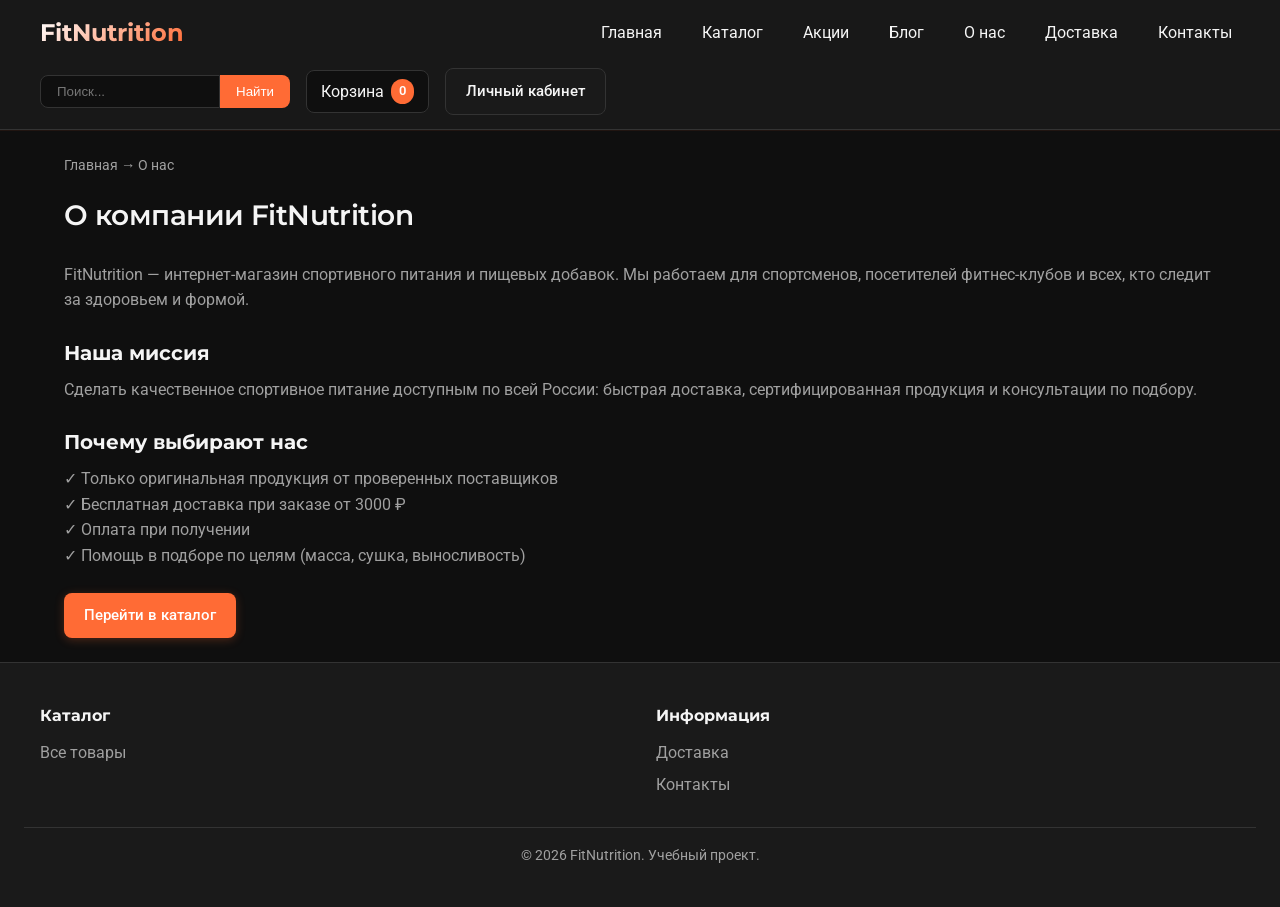
<file: about.html>
<!DOCTYPE html>
<html lang="ru">
<head>
  <meta charset="UTF-8">
  <meta name="viewport" content="width=device-width, initial-scale=1.0">
  <title>О нас — FitNutrition</title>
  <link rel="preconnect" href="https://fonts.googleapis.com">
  <link rel="preconnect" href="https://fonts.gstatic.com" crossorigin>
  <link href="https://fonts.googleapis.com/css2?family=Montserrat:wght@600;700&family=Roboto:wght@400;500;700&display=swap" rel="stylesheet">
  <link rel="stylesheet" href="css/styles.css">
</head>
<body>
  <header class="header">
    <div class="header-inner">
      <div class="logo"><a href="index.html">FitNutrition</a></div>
      <nav class="nav">
        <a href="index.html">Главная</a>
        <a href="catalog.html">Каталог</a>
        <a href="promotions.html">Акции</a>
        <a href="blog.html">Блог</a>
        <a href="about.html">О нас</a>
        <a href="delivery.html">Доставка</a>
        <a href="contacts.html">Контакты</a>
      </nav>
      <div class="header-actions">
        <form class="search-form" action="catalog.html" method="get"><input type="search" name="q" placeholder="Поиск..." aria-label="Поиск"><button type="submit">Найти</button></form>
        <a href="cart.html" class="cart-link">Корзина <span id="cart-count" class="cart-count">0</span></a>
        <a href="account.html" class="btn btn-secondary">Личный кабинет</a>
      </div>
    </div>
  </header>

  <main class="main">
    <nav class="breadcrumbs"><a href="index.html">Главная</a> → О нас</nav>
    <h1 class="page-title">О компании FitNutrition</h1>
    <div class="content-block">
      <p>FitNutrition — интернет-магазин спортивного питания и пищевых добавок. Мы работаем для спортсменов, посетителей фитнес-клубов и всех, кто следит за здоровьем и формой.</p>
    </div>
    <div class="content-block">
      <h2>Наша миссия</h2>
      <p>Сделать качественное спортивное питание доступным по всей России: быстрая доставка, сертифицированная продукция и консультации по подбору.</p>
    </div>
    <div class="content-block">
      <h2>Почему выбирают нас</h2>
      <p>✓ Только оригинальная продукция от проверенных поставщиков<br>✓ Бесплатная доставка при заказе от 3000 ₽<br>✓ Оплата при получении<br>✓ Помощь в подборе по целям (масса, сушка, выносливость)</p>
    </div>
    <p><a href="catalog.html" class="btn btn-primary">Перейти в каталог</a></p>
  </main>

  <footer class="footer">
    <div class="footer-inner">
      <div><h4>Каталог</h4><ul><li><a href="catalog.html">Все товары</a></li></ul></div>
      <div><h4>Информация</h4><ul><li><a href="delivery.html">Доставка</a></li><li><a href="contacts.html">Контакты</a></li></ul></div>
    </div>
    <p class="footer-copy">© 2026 FitNutrition. Учебный проект.</p>
  </footer>
  <script src="js/app.js"></script>
</body>
</html>
</file>
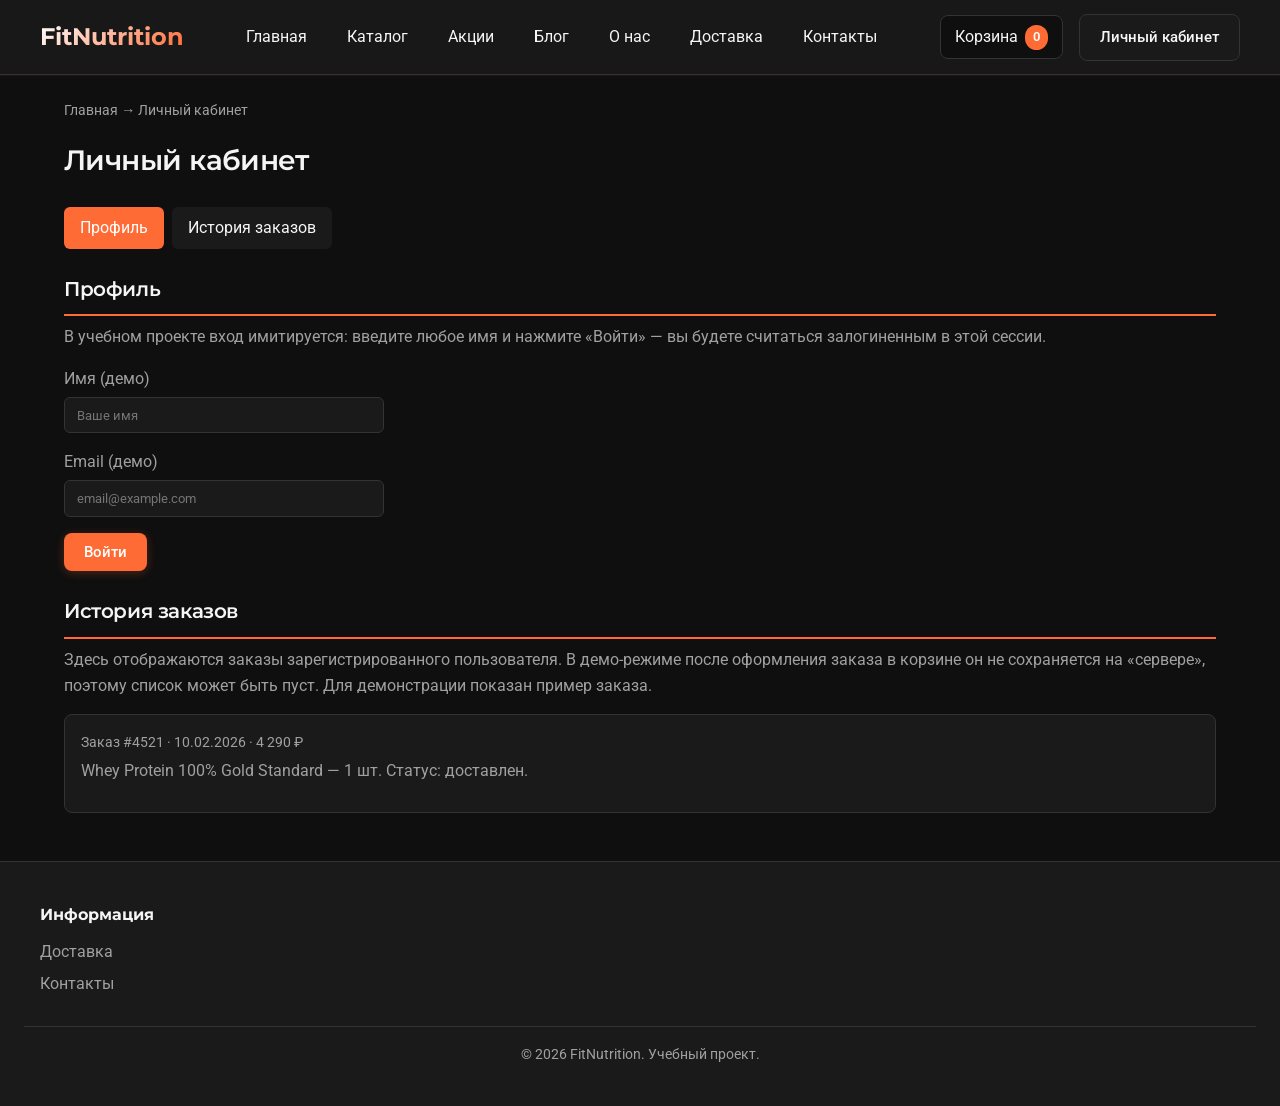
<file: account.html>
<!DOCTYPE html>
<html lang="ru">
<head>
  <meta charset="UTF-8">
  <meta name="viewport" content="width=device-width, initial-scale=1.0">
  <title>Личный кабинет — FitNutrition</title>
  <link rel="preconnect" href="https://fonts.googleapis.com">
  <link rel="preconnect" href="https://fonts.gstatic.com" crossorigin>
  <link href="https://fonts.googleapis.com/css2?family=Montserrat:wght@600;700&family=Roboto:wght@400;500;700&display=swap" rel="stylesheet">
  <link rel="stylesheet" href="css/styles.css">
</head>
<body>
  <header class="header">
    <div class="header-inner">
      <div class="logo"><a href="index.html">FitNutrition</a></div>
      <nav class="nav">
        <a href="index.html">Главная</a>
        <a href="catalog.html">Каталог</a>
        <a href="promotions.html">Акции</a>
        <a href="blog.html">Блог</a>
        <a href="about.html">О нас</a>
        <a href="delivery.html">Доставка</a>
        <a href="contacts.html">Контакты</a>
      </nav>
      <div class="header-actions">
        <a href="cart.html" class="cart-link">Корзина <span id="cart-count" class="cart-count">0</span></a>
        <a href="account.html" class="btn btn-secondary">Личный кабинет</a>
      </div>
    </div>
  </header>

  <main class="main">
    <nav class="breadcrumbs"><a href="index.html">Главная</a> → Личный кабинет</nav>
    <h1 class="page-title">Личный кабинет</h1>
    <div class="account-menu">
      <a href="#profile" class="active">Профиль</a>
      <a href="#orders">История заказов</a>
    </div>
    <div id="profile" class="content-block">
      <h2 class="section-title">Профиль</h2>
      <div id="auth-block">
        <p style="color: var(--text-muted); margin-bottom: 1rem;">В учебном проекте вход имитируется: введите любое имя и нажмите «Войти» — вы будете считаться залогиненным в этой сессии.</p>
        <form id="login-form" style="max-width: 320px;">
          <div class="form-group">
            <label>Имя (демо)</label>
            <input type="text" id="user-name" placeholder="Ваше имя" required>
          </div>
          <div class="form-group">
            <label>Email (демо)</label>
            <input type="email" id="user-email" placeholder="email@example.com">
          </div>
          <button type="submit" class="btn btn-primary">Войти</button>
        </form>
      </div>
      <div id="profile-info" style="display: none;">
        <p><strong>Имя:</strong> <span id="disp-name"></span></p>
        <p><strong>Email:</strong> <span id="disp-email"></span></p>
        <button type="button" class="btn btn-secondary" id="logout-btn">Выйти</button>
      </div>
    </div>
    <div id="orders" class="content-block">
      <h2 class="section-title">История заказов</h2>
      <p style="color: var(--text-muted);">Здесь отображаются заказы зарегистрированного пользователя. В демо-режиме после оформления заказа в корзине он не сохраняется на «сервере», поэтому список может быть пуст. Для демонстрации показан пример заказа.</p>
      <div class="review-item" style="margin-top: 1rem;">
        <div class="author">Заказ #4521 · 10.02.2026 · 4 290 ₽</div>
        <p>Whey Protein 100% Gold Standard — 1 шт. Статус: доставлен.</p>
      </div>
    </div>
  </main>

  <footer class="footer">
    <div class="footer-inner">
      <div><h4>Информация</h4><ul><li><a href="delivery.html">Доставка</a></li><li><a href="contacts.html">Контакты</a></li></ul></div>
    </div>
    <p class="footer-copy">© 2026 FitNutrition. Учебный проект.</p>
  </footer>

  <script src="js/app.js"></script>
  <script>
    (function () {
      const authBlock = document.getElementById('auth-block');
      const profileInfo = document.getElementById('profile-info');
      const loginForm = document.getElementById('login-form');
      const logoutBtn = document.getElementById('logout-btn');

      function updateUI() {
        const user = window.FitNutrition ? window.FitNutrition.getUser() : null;
        if (user) {
          authBlock.style.display = 'none';
          profileInfo.style.display = 'block';
          document.getElementById('disp-name').textContent = user.name || '—';
          document.getElementById('disp-email').textContent = user.email || '—';
        } else {
          authBlock.style.display = 'block';
          profileInfo.style.display = 'none';
        }
      }

      if (loginForm) {
        loginForm.addEventListener('submit', function (e) {
          e.preventDefault();
          const name = document.getElementById('user-name').value.trim();
          const email = document.getElementById('user-email').value.trim();
          if (window.FitNutrition) window.FitNutrition.setUser({ name: name || 'Гость', email: email || '' });
          updateUI();
        });
      }
      if (logoutBtn) logoutBtn.addEventListener('click', () => { if (window.FitNutrition) window.FitNutrition.setUser(null); updateUI(); });
      updateUI();
    })();
  </script>
</body>
</html>
</file>
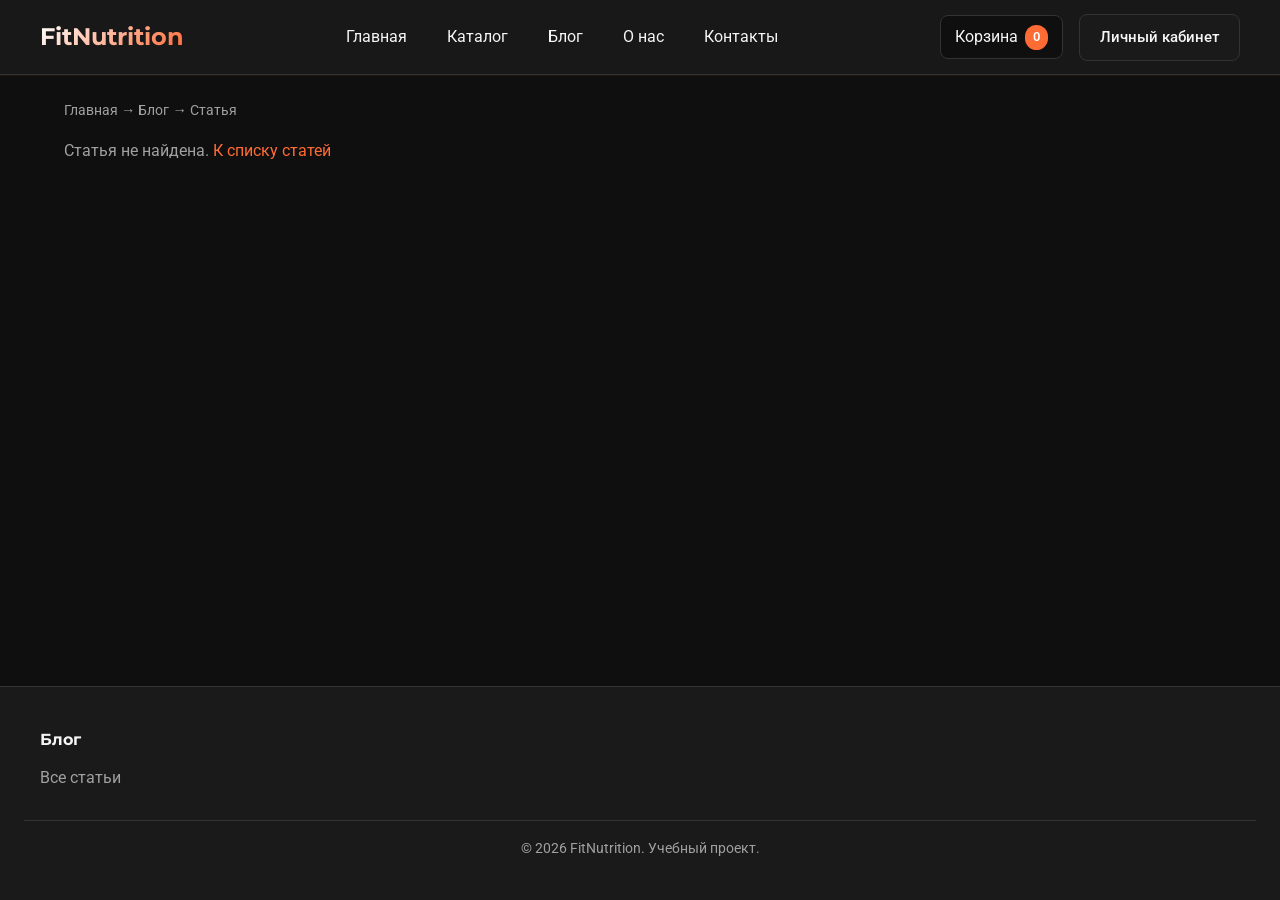
<file: blog-article.html>
<!DOCTYPE html>
<html lang="ru">
<head>
  <meta charset="UTF-8">
  <meta name="viewport" content="width=device-width, initial-scale=1.0">
  <title>Статья — FitNutrition</title>
  <link rel="preconnect" href="https://fonts.googleapis.com">
  <link rel="preconnect" href="https://fonts.gstatic.com" crossorigin>
  <link href="https://fonts.googleapis.com/css2?family=Montserrat:wght@600;700&family=Roboto:wght@400;500;700&display=swap" rel="stylesheet">
  <link rel="stylesheet" href="css/styles.css">
</head>
<body>
  <header class="header">
    <div class="header-inner">
      <div class="logo"><a href="index.html">FitNutrition</a></div>
      <nav class="nav">
        <a href="index.html">Главная</a>
        <a href="catalog.html">Каталог</a>
        <a href="blog.html">Блог</a>
        <a href="about.html">О нас</a>
        <a href="contacts.html">Контакты</a>
      </nav>
      <div class="header-actions">
        <a href="cart.html" class="cart-link">Корзина <span id="cart-count" class="cart-count">0</span></a>
        <a href="account.html" class="btn btn-secondary">Личный кабинет</a>
      </div>
    </div>
  </header>

  <main class="main">
    <nav class="breadcrumbs"><a href="index.html">Главная</a> → <a href="blog.html">Блог</a> → <span id="article-title-bread">Статья</span></nav>
    <article id="article-content">
      <p style="color: var(--text-muted);">Загрузка...</p>
    </article>
  </main>

  <footer class="footer">
    <div class="footer-inner">
      <div><h4>Блог</h4><ul><li><a href="blog.html">Все статьи</a></li></ul></div>
    </div>
    <p class="footer-copy">© 2026 FitNutrition. Учебный проект.</p>
  </footer>

  <script src="js/data.js"></script>
  <script src="js/app.js"></script>
  <script>
    (function () {
      const params = new URLSearchParams(location.search);
      const id = params.get('id');
      const article = typeof BLOG_ARTICLES !== 'undefined' && id ? BLOG_ARTICLES.find(a => a.id === parseInt(id, 10)) : null;
      const titleEl = document.getElementById('article-title-bread');
      const contentEl = document.getElementById('article-content');
      if (!article) {
        if (titleEl) titleEl.textContent = 'Статья';
        if (contentEl) contentEl.innerHTML = '<p style="color: var(--text-muted);">Статья не найдена. <a href="blog.html">К списку статей</a></p>';
        return;
      }
      if (titleEl) titleEl.textContent = article.title;
      if (contentEl) {
        var bodyHtml = article.body
          ? '<div class="article-body">' + article.body.split('. ').map(function (s) { return s ? '<p>' + s + (s.slice(-1) !== '.' ? '.' : '') + '</p>' : ''; }).join('') + '</div>'
          : '<div class="content-block"><p>' + article.excerpt + '</p></div>';
        contentEl.innerHTML = `
          <h1 class="page-title">${article.title}</h1>
          <p style="color: var(--text-muted); margin-bottom: 1rem;">${article.date}</p>
          <img src="${article.image}" alt="" class="article-image">
          ${bodyHtml}
          <p><a href="blog.html" class="btn btn-secondary">← Назад к блогу</a></p>
        `;
      }
    })();
  </script>
</body>
</html>
</file>
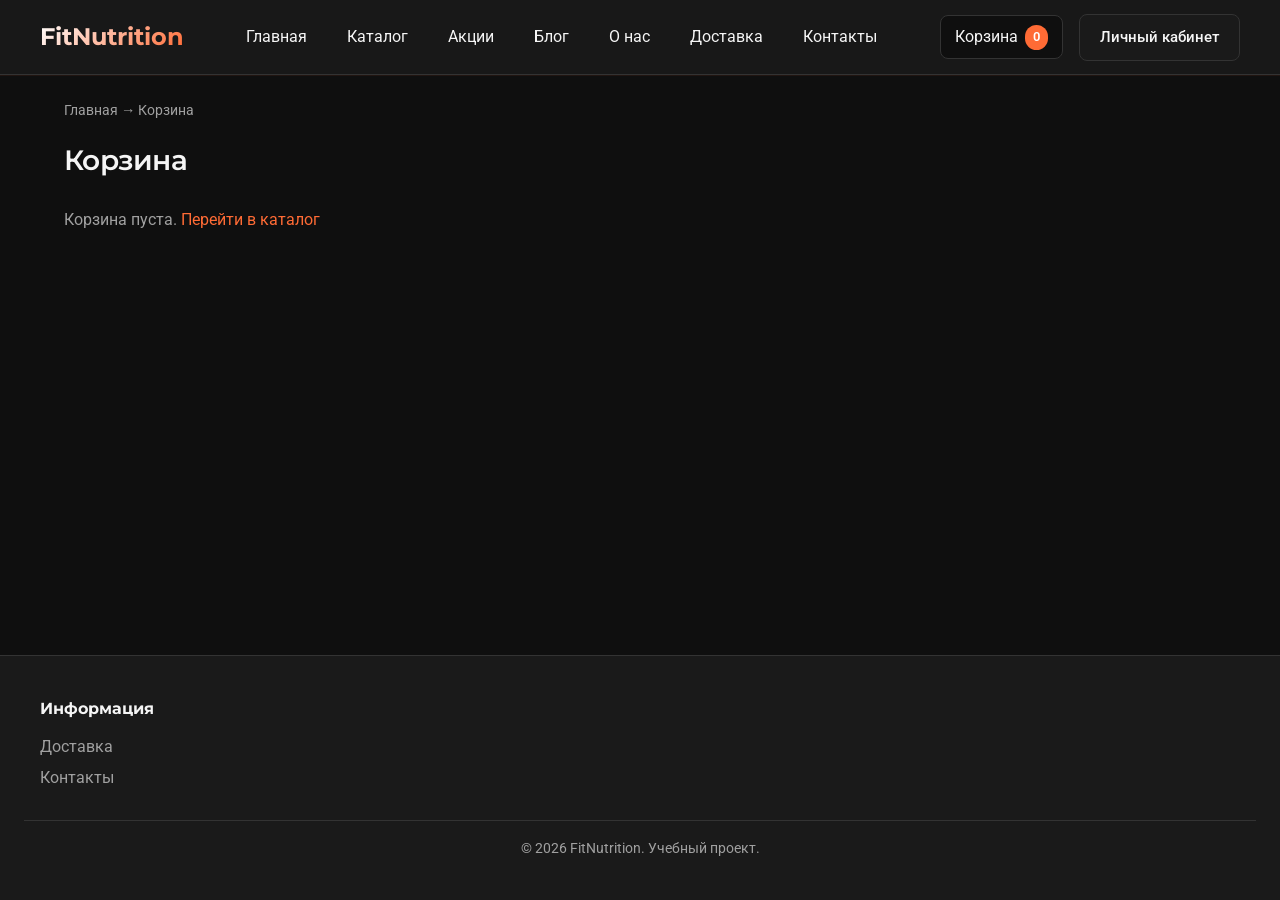
<file: cart.html>
<!DOCTYPE html>
<html lang="ru">
<head>
  <meta charset="UTF-8">
  <meta name="viewport" content="width=device-width, initial-scale=1.0">
  <title>Корзина — FitNutrition</title>
  <link rel="preconnect" href="https://fonts.googleapis.com">
  <link rel="preconnect" href="https://fonts.gstatic.com" crossorigin>
  <link href="https://fonts.googleapis.com/css2?family=Montserrat:wght@600;700&family=Roboto:wght@400;500;700&display=swap" rel="stylesheet">
  <link rel="stylesheet" href="css/styles.css">
</head>
<body>
  <header class="header">
    <div class="header-inner">
      <div class="logo"><a href="index.html">FitNutrition</a></div>
      <nav class="nav">
        <a href="index.html">Главная</a>
        <a href="catalog.html">Каталог</a>
        <a href="promotions.html">Акции</a>
        <a href="blog.html">Блог</a>
        <a href="about.html">О нас</a>
        <a href="delivery.html">Доставка</a>
        <a href="contacts.html">Контакты</a>
      </nav>
      <div class="header-actions">
        <a href="cart.html" class="cart-link">Корзина <span id="cart-count" class="cart-count">0</span></a>
        <a href="account.html" class="btn btn-secondary">Личный кабинет</a>
      </div>
    </div>
  </header>

  <main class="main">
    <nav class="breadcrumbs"><a href="index.html">Главная</a> → Корзина</nav>
    <h1 class="page-title">Корзина</h1>
        <div id="cart-content">
      <p style="color: var(--text-muted);">Загрузка...</p>
    </div>
    <div id="checkout-block" style="display: none;">
      <h2 class="section-title">Оформление заказа (демо)</h2>
      <p class="alert alert-info">Реальные платёжные системы не используются. Заполните форму и нажмите «Подтвердить заказ» — будет показано сообщение об успешном оформлении.</p>
      <form id="checkout-form" style="max-width: 400px;">
        <div class="form-group">
          <label>Имя</label>
          <input type="text" name="name" required placeholder="Иван Иванов">
        </div>
        <div class="form-group">
          <label>Телефон</label>
          <input type="tel" name="phone" required placeholder="+7 (999) 123-45-67">
        </div>
        <div class="form-group">
          <label>Email</label>
          <input type="email" name="email" required placeholder="email@example.com">
        </div>
        <div class="form-group">
          <label>Адрес доставки</label>
          <input type="text" name="address" required placeholder="Город, улица, дом, квартира">
        </div>
        <div class="form-group">
          <label>Комментарий</label>
          <textarea name="comment" placeholder="Необязательно"></textarea>
        </div>
        <button type="submit" class="btn btn-primary">Подтвердить заказ</button>
      </form>
      <p id="order-success" style="display: none;" class="alert alert-success"></p>
    </div>
  </main>

  <footer class="footer">
    <div class="footer-inner">
      <div><h4>Информация</h4><ul><li><a href="delivery.html">Доставка</a></li><li><a href="contacts.html">Контакты</a></li></ul></div>
    </div>
    <p class="footer-copy">© 2026 FitNutrition. Учебный проект.</p>
  </footer>

  <script src="js/data.js"></script>
  <script src="js/app.js"></script>
  <script>
    (function () {
      const cartContent = document.getElementById('cart-content');
      const checkoutBlock = document.getElementById('checkout-block');
      const checkoutForm = document.getElementById('checkout-form');
      const orderSuccess = document.getElementById('order-success');

      var appliedPromo = null;

      function getPromoDiscount(subtotal) {
        if (!appliedPromo) return 0;
        if (appliedPromo === 'WELCOME15') return Math.round(subtotal * 0.15);
        if (appliedPromo === 'SHAKER') return 500;
        if (appliedPromo === 'FIT10') return Math.round(subtotal * 0.10);
        return 0;
      }

      function render() {
        const cart = window.FitNutrition ? window.FitNutrition.getCart() : [];
        if (!cart.length) {
          cartContent.innerHTML = '<p style="color: var(--text-muted);">Корзина пуста. <a href="catalog.html">Перейти в каталог</a></p>';
          checkoutBlock.style.display = 'none';
          return;
        }
        if (typeof PRODUCTS === 'undefined') return;
        let subtotal = 0;
        const rows = cart.map(item => {
          const p = getProductById(item.id);
          if (!p) return '';
          const qty = item.quantity || 1;
          const sum = p.price * qty;
          subtotal += sum;
          return `<tr>
            <td><a href="product.html?id=${p.id}">${p.name}</a></td>
            <td>${p.price.toLocaleString('ru-RU')} ₽</td>
            <td>
              <div class="cart-qty-stepper">
                <button type="button" data-id="${p.id}" data-action="minus">−</button>
                <input type="number" data-id="${p.id}" value="${qty}" min="1" max="99">
                <button type="button" data-id="${p.id}" data-action="plus">+</button>
              </div>
            </td>
            <td>${sum.toLocaleString('ru-RU')} ₽</td>
            <td><button type="button" class="btn btn-secondary" data-remove="${p.id}" style="padding:0.3rem 0.5rem;">Удалить</button></td>
          </tr>`;
        }).join('');

        var discount = getPromoDiscount(subtotal);
        var total = Math.max(0, subtotal - discount);

        var totalHtml = discount > 0
          ? '<div class="cart-total discount">Сумма: <span>' + subtotal.toLocaleString('ru-RU') + ' ₽</span></div><div class="cart-total discount">Скидка: −<span>' + discount.toLocaleString('ru-RU') + ' ₽</span></div><div class="cart-total"><span class="total-final">К оплате: ' + total.toLocaleString('ru-RU') + ' ₽</span></div>'
          : '<div class="cart-total">Итого: <span>' + total.toLocaleString('ru-RU') + ' ₽</span></div>';

        var promoHtml = '<div class="promo-code-block" id="promo-block-inner">' +
          '<div class="promo-code-row">' +
          '<input type="text" id="promo-input" placeholder="Введите промокод" maxlength="20" value="' + (appliedPromo || '') + '">' +
          '<button type="button" class="btn btn-secondary" id="promo-apply">' + (appliedPromo ? 'Изменить' : 'Применить') + '</button>' +
          '</div>' +
          '<div id="promo-message"></div>' +
          '</div>';

        cartContent.innerHTML = `
          <table class="cart-table">
            <thead><tr><th>Товар</th><th>Цена</th><th>Кол-во</th><th>Сумма</th><th></th></tr></thead>
            <tbody>${rows}</tbody>
          </table>
          ${promoHtml}
          ${totalHtml}
          <button type="button" class="btn btn-primary" id="to-checkout">Оформить заказ</button>
        `;
        if (appliedPromo) {
          document.getElementById('promo-message').className = 'promo-code-applied';
          document.getElementById('promo-message').textContent = 'Промокод «' + appliedPromo + '» применён.';
        }

        cartContent.querySelectorAll('[data-remove]').forEach(btn => {
          btn.addEventListener('click', () => {
            if (window.FitNutrition) window.FitNutrition.removeFromCart(parseInt(btn.dataset.remove, 10));
            render();
          });
        });

        cartContent.querySelectorAll('.cart-qty-stepper input').forEach(input => {
          var id = parseInt(input.dataset.id, 10);
          input.addEventListener('change', function () {
            var qty = parseInt(this.value, 10);
            if (window.FitNutrition) window.FitNutrition.setCartQuantity(id, isNaN(qty) ? 1 : Math.max(1, Math.min(99, qty)));
            render();
          });
        });
        cartContent.querySelectorAll('.cart-qty-stepper [data-action="minus"]').forEach(btn => {
          btn.addEventListener('click', function () {
            var id = parseInt(this.dataset.id, 10);
            var input = this.parentElement.querySelector('input');
            var qty = Math.max(1, parseInt(input.value, 10) - 1);
            if (window.FitNutrition) window.FitNutrition.setCartQuantity(id, qty);
            render();
          });
        });
        cartContent.querySelectorAll('.cart-qty-stepper [data-action="plus"]').forEach(btn => {
          btn.addEventListener('click', function () {
            var id = parseInt(this.dataset.id, 10);
            var input = this.parentElement.querySelector('input');
            var qty = Math.min(99, parseInt(input.value, 10) + 1);
            if (window.FitNutrition) window.FitNutrition.setCartQuantity(id, qty);
            render();
          });
        });

        document.getElementById('to-checkout').addEventListener('click', () => {
          checkoutBlock.style.display = 'block';
          orderSuccess.style.display = 'none';
        });
      }

      document.addEventListener('click', function (e) {
        if (!e.target.matches('#promo-apply')) return;
        var input = document.getElementById('promo-input');
        if (!input) return;
        var msg = document.getElementById('promo-message');
        if (!msg) return;
        var code = (input.value || '').trim().toUpperCase();
        msg.className = '';
        msg.textContent = '';
        if (!code) {
          msg.className = 'promo-code-error';
          msg.textContent = 'Введите промокод';
          return;
        }
        var valid = ['WELCOME15', 'SHAKER', 'FIT10'].indexOf(code) >= 0;
        if (valid) {
          appliedPromo = code;
          render();
        } else {
          msg.className = 'promo-code-error';
          msg.textContent = 'Промокод не найден или недействителен';
        }
      });

      if (checkoutForm) {
        checkoutForm.addEventListener('submit', function (e) {
          e.preventDefault();
          if (!window.FitNutrition || !window.FitNutrition.getCart().length) return;
          window.FitNutrition.saveCart([]);
          orderSuccess.textContent = 'Заказ успешно оформлен (демо). Номер заказа: #' + Math.floor(1000 + Math.random() * 9000) + '. На указанный email отправлено уведомление.';
          orderSuccess.style.display = 'block';
          checkoutForm.style.display = 'none';
          render();
        });
      }
      render();
    })();
  </script>
</body>
</html>
</file>
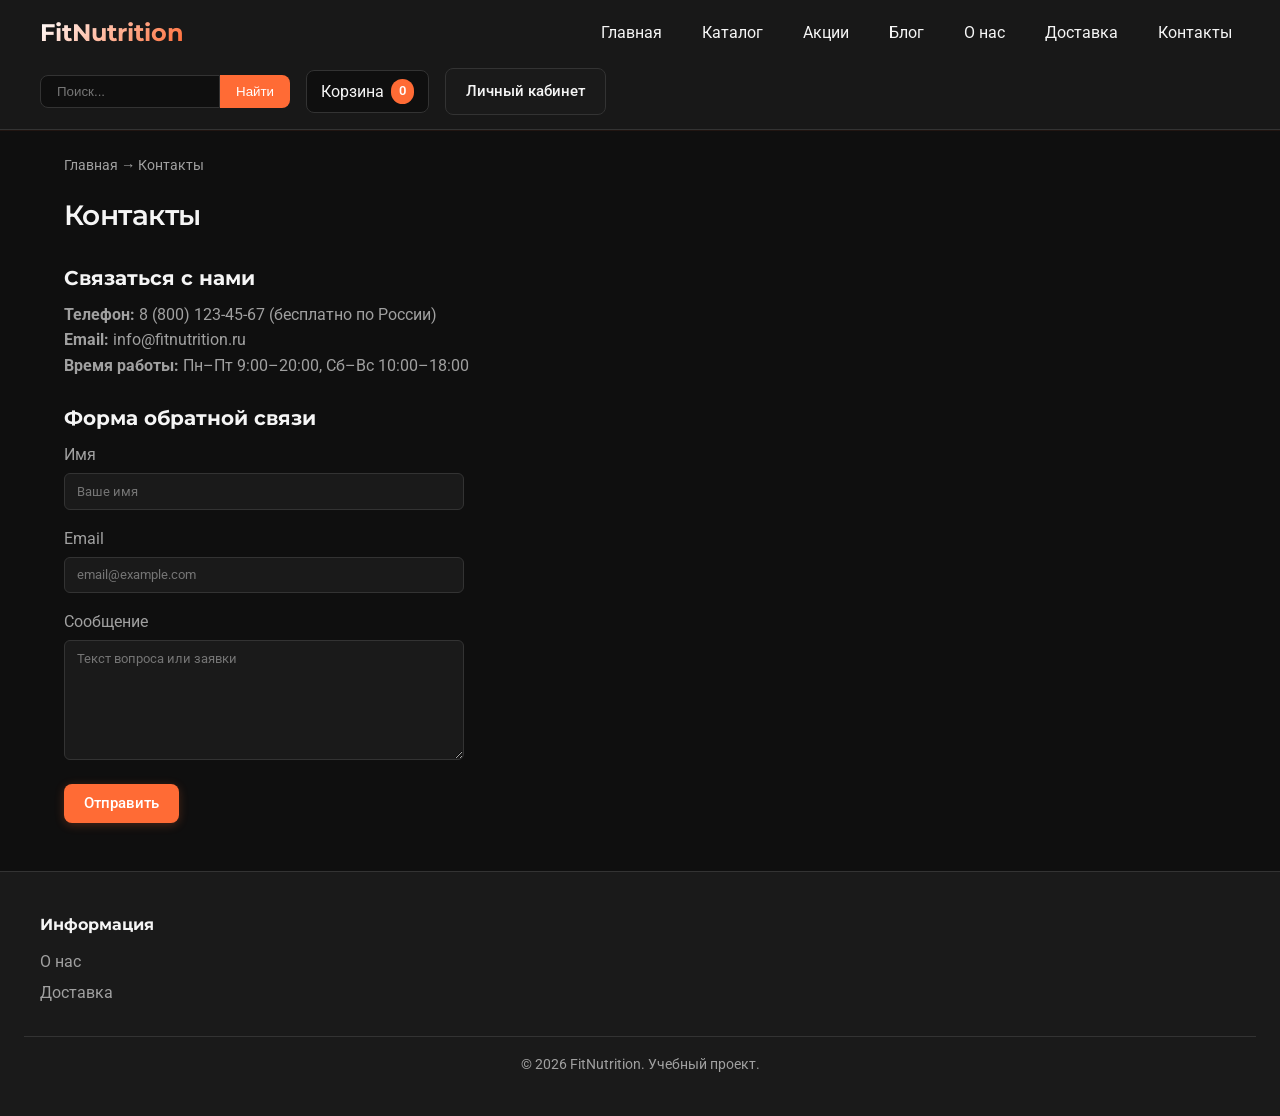
<file: contacts.html>
<!DOCTYPE html>
<html lang="ru">
<head>
  <meta charset="UTF-8">
  <meta name="viewport" content="width=device-width, initial-scale=1.0">
  <title>Контакты — FitNutrition</title>
  <link rel="preconnect" href="https://fonts.googleapis.com">
  <link rel="preconnect" href="https://fonts.gstatic.com" crossorigin>
  <link href="https://fonts.googleapis.com/css2?family=Montserrat:wght@600;700&family=Roboto:wght@400;500;700&display=swap" rel="stylesheet">
  <link rel="stylesheet" href="css/styles.css">
</head>
<body>
  <header class="header">
    <div class="header-inner">
      <div class="logo"><a href="index.html">FitNutrition</a></div>
      <nav class="nav">
        <a href="index.html">Главная</a>
        <a href="catalog.html">Каталог</a>
        <a href="promotions.html">Акции</a>
        <a href="blog.html">Блог</a>
        <a href="about.html">О нас</a>
        <a href="delivery.html">Доставка</a>
        <a href="contacts.html">Контакты</a>
      </nav>
      <div class="header-actions">
        <form class="search-form" action="catalog.html" method="get"><input type="search" name="q" placeholder="Поиск..." aria-label="Поиск"><button type="submit">Найти</button></form>
        <a href="cart.html" class="cart-link">Корзина <span id="cart-count" class="cart-count">0</span></a>
        <a href="account.html" class="btn btn-secondary">Личный кабинет</a>
      </div>
    </div>
  </header>

  <main class="main">
    <nav class="breadcrumbs"><a href="index.html">Главная</a> → Контакты</nav>
    <h1 class="page-title">Контакты</h1>
    <div class="content-block">
      <h2>Связаться с нами</h2>
      <p><strong>Телефон:</strong> 8 (800) 123-45-67 (бесплатно по России)<br>
      <strong>Email:</strong> info@fitnutrition.ru<br>
      <strong>Время работы:</strong> Пн–Пт 9:00–20:00, Сб–Вс 10:00–18:00</p>
    </div>
    <div class="content-block">
      <h2>Форма обратной связи</h2>
      <form id="contact-form" style="max-width: 400px;">
        <div class="form-group">
          <label for="contact-name">Имя</label>
          <input type="text" id="contact-name" required placeholder="Ваше имя">
        </div>
        <div class="form-group">
          <label for="contact-email">Email</label>
          <input type="email" id="contact-email" required placeholder="email@example.com">
        </div>
        <div class="form-group">
          <label for="contact-message">Сообщение</label>
          <textarea id="contact-message" required placeholder="Текст вопроса или заявки"></textarea>
        </div>
        <button type="submit" class="btn btn-primary">Отправить</button>
      </form>
      <p id="contact-result" style="margin-top: 1rem; display: none;"></p>
    </div>
  </main>

  <footer class="footer">
    <div class="footer-inner">
      <div><h4>Информация</h4><ul><li><a href="about.html">О нас</a></li><li><a href="delivery.html">Доставка</a></li></ul></div>
    </div>
    <p class="footer-copy">© 2026 FitNutrition. Учебный проект.</p>
  </footer>
  <script src="js/app.js"></script>
  <script>
    document.getElementById('contact-form').addEventListener('submit', function (e) {
      e.preventDefault();
      var result = document.getElementById('contact-result');
      result.style.display = 'block';
      result.className = 'alert alert-success';
      result.textContent = 'Спасибо! Ваше сообщение принято (демо-режим: данные не отправляются на сервер).';
    });
  </script>
</body>
</html>
</file>
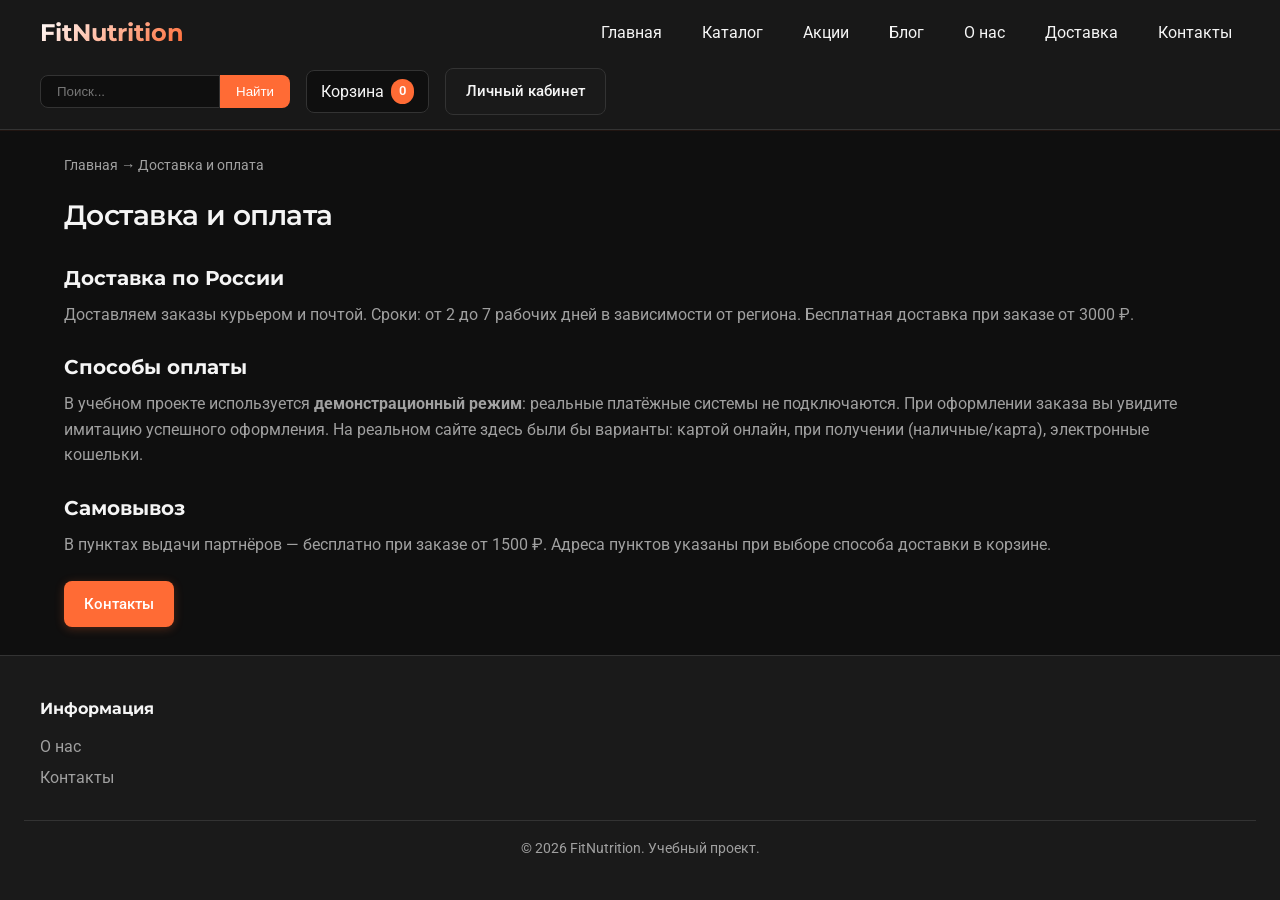
<file: delivery.html>
<!DOCTYPE html>
<html lang="ru">
<head>
  <meta charset="UTF-8">
  <meta name="viewport" content="width=device-width, initial-scale=1.0">
  <title>Доставка и оплата — FitNutrition</title>
  <link rel="preconnect" href="https://fonts.googleapis.com">
  <link rel="preconnect" href="https://fonts.gstatic.com" crossorigin>
  <link href="https://fonts.googleapis.com/css2?family=Montserrat:wght@600;700&family=Roboto:wght@400;500;700&display=swap" rel="stylesheet">
  <link rel="stylesheet" href="css/styles.css">
</head>
<body>
  <header class="header">
    <div class="header-inner">
      <div class="logo"><a href="index.html">FitNutrition</a></div>
      <nav class="nav">
        <a href="index.html">Главная</a>
        <a href="catalog.html">Каталог</a>
        <a href="promotions.html">Акции</a>
        <a href="blog.html">Блог</a>
        <a href="about.html">О нас</a>
        <a href="delivery.html">Доставка</a>
        <a href="contacts.html">Контакты</a>
      </nav>
      <div class="header-actions">
        <form class="search-form" action="catalog.html" method="get"><input type="search" name="q" placeholder="Поиск..." aria-label="Поиск"><button type="submit">Найти</button></form>
        <a href="cart.html" class="cart-link">Корзина <span id="cart-count" class="cart-count">0</span></a>
        <a href="account.html" class="btn btn-secondary">Личный кабинет</a>
      </div>
    </div>
  </header>

  <main class="main">
    <nav class="breadcrumbs"><a href="index.html">Главная</a> → Доставка и оплата</nav>
    <h1 class="page-title">Доставка и оплата</h1>
    <div class="content-block">
      <h2>Доставка по России</h2>
      <p>Доставляем заказы курьером и почтой. Сроки: от 2 до 7 рабочих дней в зависимости от региона. Бесплатная доставка при заказе от 3000 ₽.</p>
    </div>
    <div class="content-block">
      <h2>Способы оплаты</h2>
      <p>В учебном проекте используется <strong>демонстрационный режим</strong>: реальные платёжные системы не подключаются. При оформлении заказа вы увидите имитацию успешного оформления. На реальном сайте здесь были бы варианты: картой онлайн, при получении (наличные/карта), электронные кошельки.</p>
    </div>
    <div class="content-block">
      <h2>Самовывоз</h2>
      <p>В пунктах выдачи партнёров — бесплатно при заказе от 1500 ₽. Адреса пунктов указаны при выборе способа доставки в корзине.</p>
    </div>
    <p><a href="contacts.html" class="btn btn-primary">Контакты</a></p>
  </main>

  <footer class="footer">
    <div class="footer-inner">
      <div><h4>Информация</h4><ul><li><a href="about.html">О нас</a></li><li><a href="contacts.html">Контакты</a></li></ul></div>
    </div>
    <p class="footer-copy">© 2026 FitNutrition. Учебный проект.</p>
  </footer>
  <script src="js/app.js"></script>
</body>
</html>
</file>
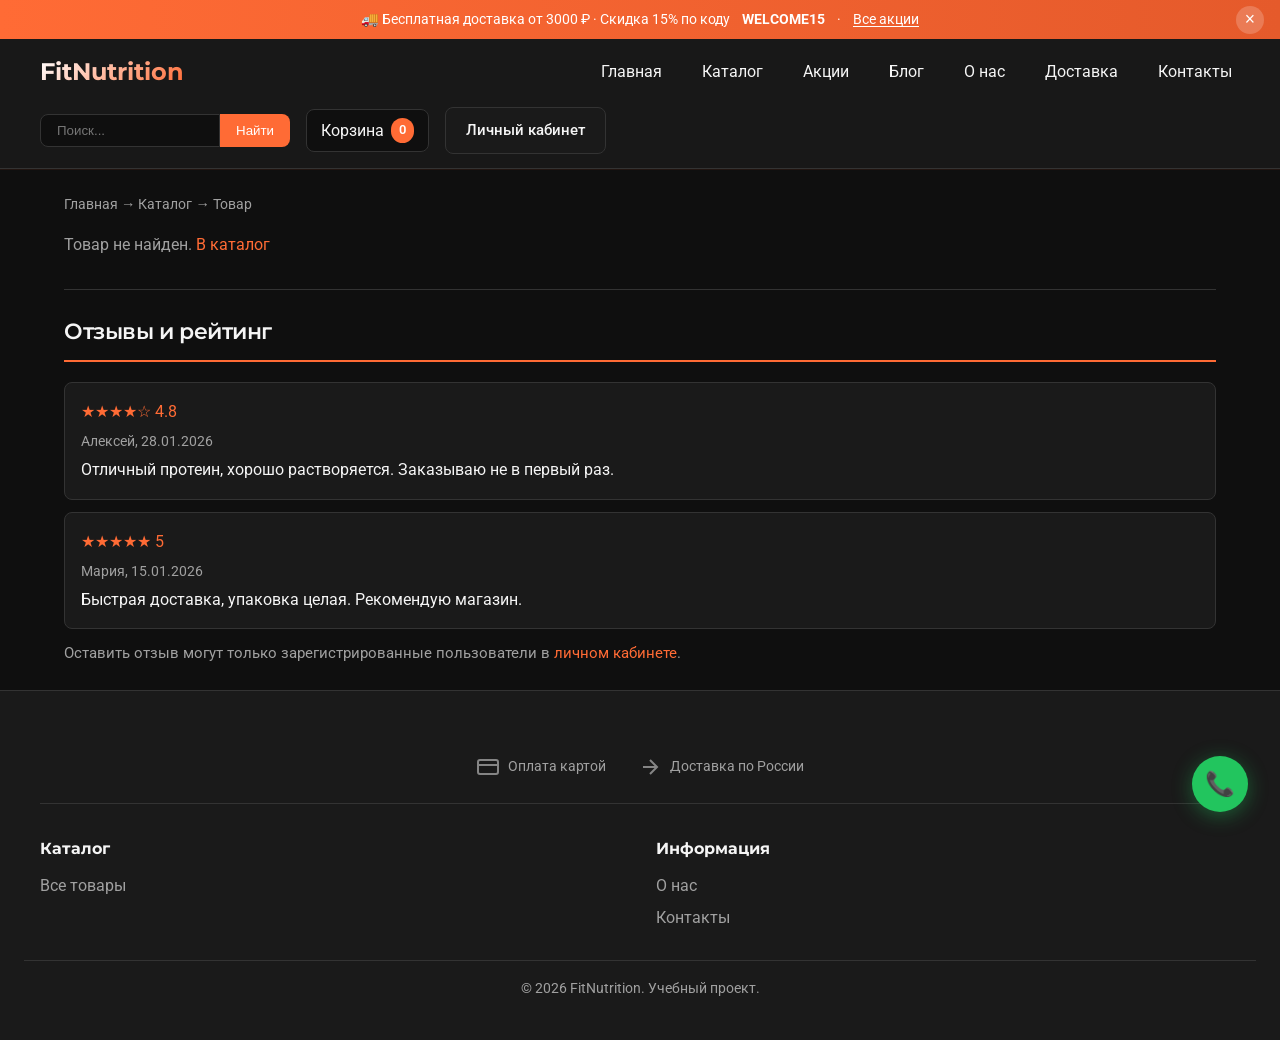
<file: product.html>
<!DOCTYPE html>
<html lang="ru">
<head>
  <meta charset="UTF-8">
  <meta name="viewport" content="width=device-width, initial-scale=1.0">
  <title>Товар — FitNutrition</title>
  <link rel="preconnect" href="https://fonts.googleapis.com">
  <link rel="preconnect" href="https://fonts.gstatic.com" crossorigin>
  <link href="https://fonts.googleapis.com/css2?family=Montserrat:wght@600;700&family=Roboto:wght@400;500;700&display=swap" rel="stylesheet">
  <link rel="stylesheet" href="css/styles.css">
</head>
<body>
  <div class="announcement-bar" id="announcement-bar">
    <div class="announcement-bar-inner">🚚 Бесплатная доставка от 3000 ₽ · Скидка 15% по коду <strong>WELCOME15</strong> · <a href="promotions.html">Все акции</a></div>
    <button type="button" class="announcement-bar-close" id="announcement-close" aria-label="Закрыть">×</button>
  </div>
  <header class="header">
    <div class="header-inner">
      <div class="logo"><a href="index.html">FitNutrition</a></div>
      <nav class="nav">
        <a href="index.html">Главная</a>
        <a href="catalog.html">Каталог</a>
        <a href="promotions.html">Акции</a>
        <a href="blog.html">Блог</a>
        <a href="about.html">О нас</a>
        <a href="delivery.html">Доставка</a>
        <a href="contacts.html">Контакты</a>
      </nav>
      <div class="header-actions">
        <form class="search-form" action="catalog.html" method="get"><input type="search" name="q" placeholder="Поиск..." aria-label="Поиск"><button type="submit">Найти</button></form>
        <a href="cart.html" class="cart-link">Корзина <span id="cart-count" class="cart-count">0</span></a>
        <a href="account.html" class="btn btn-secondary">Личный кабинет</a>
      </div>
    </div>
  </header>

  <main class="main">
    <nav class="breadcrumbs" id="breadcrumbs"></nav>
    <div class="product-detail" id="product-detail">
      <p style="color: var(--text-muted);">Загрузка...</p>
    </div>
    <section class="reviews-section">
      <h2 class="section-title">Отзывы и рейтинг</h2>
      <div class="review-item">
        <div class="rating">★★★★☆ 4.8</div>
        <div class="author">Алексей, 28.01.2026</div>
        <p>Отличный протеин, хорошо растворяется. Заказываю не в первый раз.</p>
      </div>
      <div class="review-item">
        <div class="rating">★★★★★ 5</div>
        <div class="author">Мария, 15.01.2026</div>
        <p>Быстрая доставка, упаковка целая. Рекомендую магазин.</p>
      </div>
      <p style="color: var(--text-muted); font-size: 0.95rem;">Оставить отзыв могут только зарегистрированные пользователи в <a href="account.html">личном кабинете</a>.</p>
    </section>
  </main>

  <footer class="footer">
    <div class="footer-trust">
      <div class="footer-trust-item"><svg width="24" height="24" viewBox="0 0 24 24" fill="none" stroke="currentColor" stroke-width="2"><rect x="2" y="5" width="20" height="14" rx="2"/><path d="M2 10h20"/></svg> Оплата картой</div>
      <div class="footer-trust-item"><svg width="24" height="24" viewBox="0 0 24 24" fill="none" stroke="currentColor" stroke-width="2"><path d="M5 12h14M12 5l7 7-7 7"/></svg> Доставка по России</div>
    </div>
    <div class="footer-inner">
      <div><h4>Каталог</h4><ul><li><a href="catalog.html">Все товары</a></li></ul></div>
      <div><h4>Информация</h4><ul><li><a href="about.html">О нас</a></li><li><a href="contacts.html">Контакты</a></li></ul></div>
    </div>
    <p class="footer-copy">© 2026 FitNutrition. Учебный проект.</p>
  </footer>
  <a href="tel:88001234567" class="fab-contact" title="Позвонить">📞</a>

  <script src="js/data.js"></script>
  <script src="js/app.js"></script>
  <script src="js/ui.js"></script>
  <script>
    (function () {
      const params = new URLSearchParams(location.search);
      const id = params.get('id');
      const product = id && typeof getProductById !== 'undefined' ? getProductById(id) : null;
      const cat = product && typeof getCategoryById !== 'undefined' ? getCategoryById(product.category) : null;

      const bread = document.getElementById('breadcrumbs');
      if (bread) {
        bread.innerHTML = `<a href="index.html">Главная</a> → <a href="catalog.html">Каталог</a>${cat ? ` → <a href="catalog.html?cat=${cat.id}">${cat.name}</a>` : ''} → ${product ? product.name : 'Товар'}`;
      }

      const block = document.getElementById('product-detail');
      if (!block) return;
      if (!product) {
        block.innerHTML = '<p style="color: var(--text-muted);">Товар не найден. <a href="catalog.html">В каталог</a></p>';
        return;
      }

      block.innerHTML = `
        <div class="product-gallery">
          <img src="${product.image}" alt="${product.name}">
        </div>
        <div class="product-info">
          <h1>${product.name}</h1>
          <div class="price">${product.price.toLocaleString('ru-RU')} ₽</div>
          <p class="description">${product.description}</p>
          <p style="color: var(--text-muted); font-size: 0.95rem;">Вес: ${product.weight} · Рейтинг: ${product.rating}</p>
          <div class="quantity-selector">
            <label>Количество:</label>
            <div class="quantity-stepper">
              <button type="button" id="qty-minus" aria-label="Уменьшить">−</button>
              <input type="number" id="qty" value="1" min="1" max="99">
              <button type="button" id="qty-plus" aria-label="Увеличить">+</button>
            </div>
          </div>
          <button type="button" class="btn btn-primary" id="add-to-cart" data-id="${product.id}">Добавить в корзину</button>
        </div>
      `;
      var qtyInput = document.getElementById('qty');
      var qtyMin = 1, qtyMax = 99;
      function updateQty() {
        var v = parseInt(qtyInput.value, 10);
        if (isNaN(v) || v < qtyMin) v = qtyMin;
        if (v > qtyMax) v = qtyMax;
        qtyInput.value = v;
        document.getElementById('qty-minus').disabled = v <= qtyMin;
        document.getElementById('qty-plus').disabled = v >= qtyMax;
      }
      document.getElementById('qty-minus').addEventListener('click', function () {
        qtyInput.value = Math.max(qtyMin, parseInt(qtyInput.value, 10) - 1);
        updateQty();
      });
      document.getElementById('qty-plus').addEventListener('click', function () {
        qtyInput.value = Math.min(qtyMax, parseInt(qtyInput.value, 10) + 1);
        updateQty();
      });
      qtyInput.addEventListener('change', updateQty);
      updateQty();

      document.getElementById('add-to-cart').addEventListener('click', () => {
        const qty = parseInt(qtyInput.value, 10) || 1;
        if (window.FitNutrition) window.FitNutrition.addToCart(product.id, qty);
        const btn = document.getElementById('add-to-cart');
        btn.textContent = 'Добавлено в корзину';
        setTimeout(() => { btn.textContent = 'Добавить в корзину'; }, 2000);
      });
    })();
  </script>
</body>
</html>
</file>
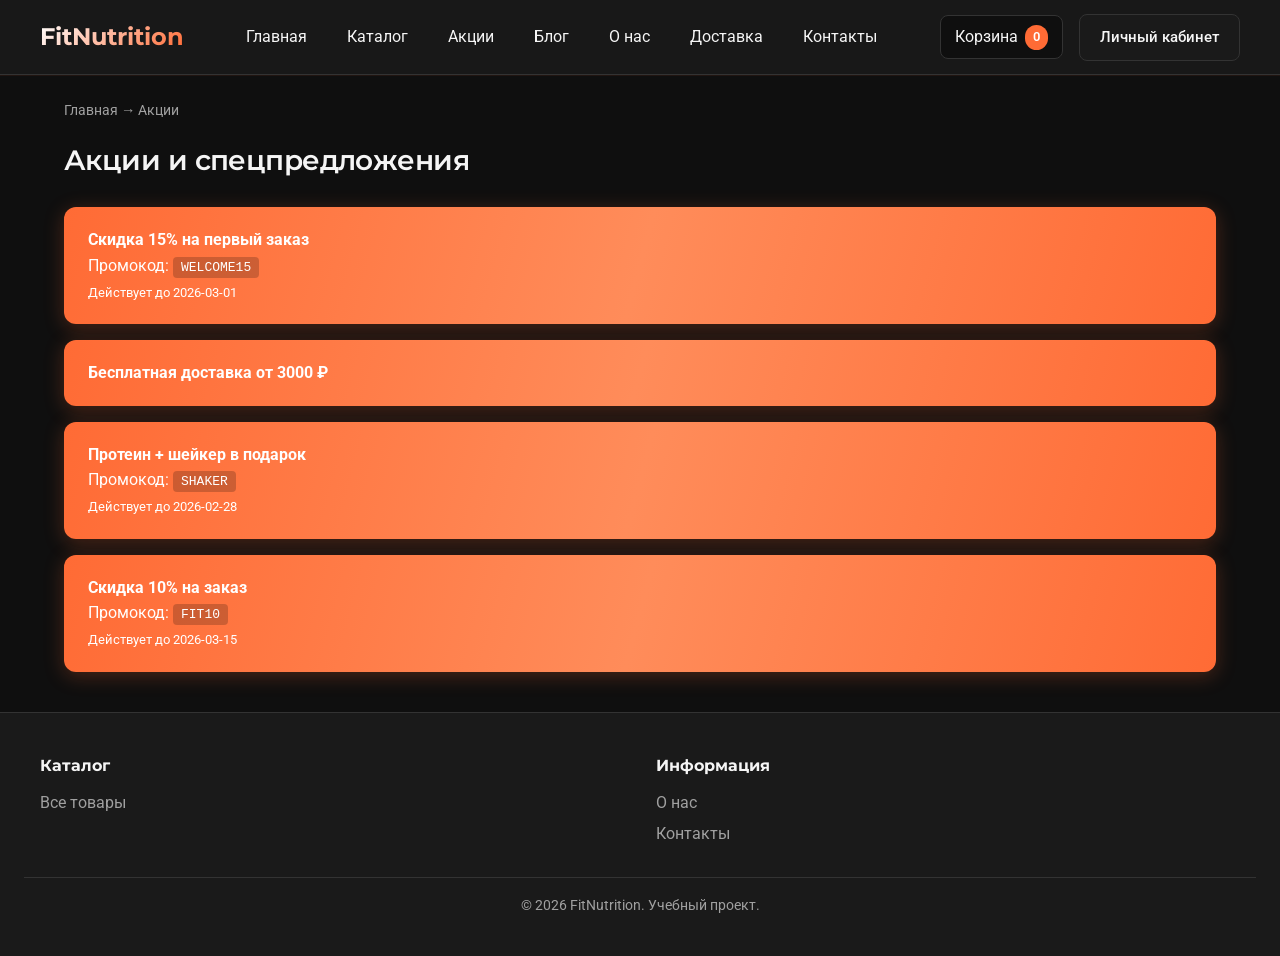
<file: promotions.html>
<!DOCTYPE html>
<html lang="ru">
<head>
  <meta charset="UTF-8">
  <meta name="viewport" content="width=device-width, initial-scale=1.0">
  <title>Акции и спецпредложения — FitNutrition</title>
  <link rel="preconnect" href="https://fonts.googleapis.com">
  <link rel="preconnect" href="https://fonts.gstatic.com" crossorigin>
  <link href="https://fonts.googleapis.com/css2?family=Montserrat:wght@600;700&family=Roboto:wght@400;500;700&display=swap" rel="stylesheet">
  <link rel="stylesheet" href="css/styles.css">
</head>
<body>
  <header class="header">
    <div class="header-inner">
      <div class="logo"><a href="index.html">FitNutrition</a></div>
      <nav class="nav">
        <a href="index.html">Главная</a>
        <a href="catalog.html">Каталог</a>
        <a href="promotions.html">Акции</a>
        <a href="blog.html">Блог</a>
        <a href="about.html">О нас</a>
        <a href="delivery.html">Доставка</a>
        <a href="contacts.html">Контакты</a>
      </nav>
      <div class="header-actions">
        <a href="cart.html" class="cart-link">Корзина <span id="cart-count" class="cart-count">0</span></a>
        <a href="account.html" class="btn btn-secondary">Личный кабинет</a>
      </div>
    </div>
  </header>

  <main class="main">
    <nav class="breadcrumbs"><a href="index.html">Главная</a> → Акции</nav>
    <h1 class="page-title">Акции и спецпредложения</h1>
    <div id="promotions-list"></div>
  </main>

  <footer class="footer">
    <div class="footer-inner">
      <div><h4>Каталог</h4><ul><li><a href="catalog.html">Все товары</a></li></ul></div>
      <div><h4>Информация</h4><ul><li><a href="about.html">О нас</a></li><li><a href="contacts.html">Контакты</a></li></ul></div>
    </div>
    <p class="footer-copy">© 2026 FitNutrition. Учебный проект.</p>
  </footer>

  <script src="js/data.js"></script>
  <script src="js/app.js"></script>
  <script>
    (function () {
      const el = document.getElementById('promotions-list');
      if (el && typeof PROMOTIONS !== 'undefined') {
        el.innerHTML = PROMOTIONS.map(p =>
          `<div class="promo-banner" style="text-align: left;">
            <strong>${p.title}</strong>
            ${p.code ? `<br>Промокод: <code style="background: rgba(0,0,0,0.2); padding: 0.2rem 0.5rem; border-radius: 4px;">${p.code}</code>` : ''}
            ${p.endDate ? `<br><small>Действует до ${p.endDate}</small>` : ''}
          </div>`
        ).join('');
      }
    })();
  </script>
</body>
</html>
</file>
<file: css/styles.css>
/* FitNutrition — современный стиль */
:root {
  --bg-dark: #0f0f0f;
  --bg-medium: #1a1a1a;
  --bg-card: #222;
  --accent: #ff6b35;
  --accent-hover: #ff8555;
  --accent-glow: rgba(255, 107, 53, 0.25);
  --text: #f5f5f5;
  --text-muted: #a0a0a0;
  --bg-light: #f5f5f5;
  --border: #333;
  --radius: 12px;
  --radius-sm: 8px;
  --shadow: 0 4px 20px rgba(0, 0, 0, 0.4);
  --shadow-hover: 0 12px 40px rgba(0, 0, 0, 0.5), 0 0 0 1px rgba(255, 107, 53, 0.15);
  --font-heading: 'Montserrat', sans-serif;
  --font-body: 'Roboto', sans-serif;
  --transition: 0.25s ease;
}

* {
  box-sizing: border-box;
  margin: 0;
  padding: 0;
}

html {
  scroll-behavior: smooth;
}

body {
  font-family: var(--font-body);
  background: var(--bg-dark);
  color: var(--text);
  line-height: 1.6;
  min-height: 100vh;
  display: flex;
  flex-direction: column;
}

a {
  color: var(--accent);
  text-decoration: none;
}

a:hover {
  text-decoration: underline;
}

img {
  max-width: 100%;
  height: auto;
  display: block;
}

/* Header */
.header {
  background: rgba(26, 26, 26, 0.92);
  backdrop-filter: blur(12px);
  -webkit-backdrop-filter: blur(12px);
  border-bottom: 1px solid var(--border);
  padding: 0.85rem 1.5rem;
  position: sticky;
  top: 0;
  z-index: 100;
  box-shadow: 0 1px 0 rgba(255, 107, 53, 0.08);
}

.header-inner {
  max-width: 1200px;
  margin: 0 auto;
  display: flex;
  align-items: center;
  justify-content: space-between;
  flex-wrap: wrap;
  gap: 1rem;
}

.logo {
  font-family: var(--font-heading);
  font-weight: 700;
  font-size: 1.5rem;
}

.logo a {
  background: linear-gradient(135deg, #fff 0%, var(--accent) 100%);
  -webkit-background-clip: text;
  -webkit-text-fill-color: transparent;
  background-clip: text;
  text-decoration: none;
  transition: filter var(--transition);
}

.logo a:hover {
  filter: drop-shadow(0 0 8px var(--accent-glow));
  -webkit-text-fill-color: transparent;
  text-decoration: none;
}

.nav {
  display: flex;
  flex-wrap: wrap;
  gap: 0.5rem 1.5rem;
  align-items: center;
}

.nav a {
  color: var(--text);
  text-decoration: none;
  padding: 0.35rem 0.5rem;
  position: relative;
}

.nav a::after {
  content: '';
  position: absolute;
  left: 0.5rem;
  right: 0.5rem;
  bottom: 0;
  height: 2px;
  background: var(--accent);
  transform: scaleX(0);
  transition: transform var(--transition);
  border-radius: 1px;
}

.nav a:hover::after,
.nav a:focus::after {
  transform: scaleX(1);
}

.nav a:hover {
  color: var(--accent);
  text-decoration: none;
}

.header-actions {
  display: flex;
  align-items: center;
  gap: 1rem;
}

.search-form {
  display: flex;
}

.search-form input {
  padding: 0.5rem 1rem;
  border: 1px solid var(--border);
  background: var(--bg-dark);
  color: var(--text);
  border-radius: var(--radius-sm) 0 0 var(--radius-sm);
  width: 180px;
  transition: border-color var(--transition), box-shadow var(--transition);
}
.search-form input:focus {
  outline: none;
  border-color: var(--accent);
  box-shadow: 0 0 0 2px var(--accent-glow);
}

.search-form button {
  padding: 0.5rem 1rem;
  background: var(--accent);
  border: none;
  color: white;
  cursor: pointer;
  border-radius: 0 var(--radius-sm) var(--radius-sm) 0;
  transition: background var(--transition), transform 0.15s ease;
}
.search-form button:hover {
  background: var(--accent-hover);
}

.cart-link {
  display: flex;
  align-items: center;
  gap: 0.4rem;
  color: var(--text);
  text-decoration: none;
  padding: 0.5rem 0.9rem;
  background: var(--bg-dark);
  border-radius: var(--radius-sm);
  border: 1px solid var(--border);
  transition: background var(--transition), border-color var(--transition), color var(--transition);
}

.cart-link:hover {
  background: var(--accent);
  border-color: var(--accent);
  color: white;
  text-decoration: none;
}

.cart-count {
  background: var(--accent);
  color: white;
  padding: 0.15rem 0.5rem;
  border-radius: 20px;
  font-size: 0.8rem;
  font-weight: 600;
  min-width: 1.4em;
  text-align: center;
}

/* Main content */
.main {
  flex: 1;
  max-width: 1200px;
  margin: 0 auto;
  width: 100%;
  padding: 1.5rem;
}

/* Buttons */
.btn {
  display: inline-block;
  padding: 0.65rem 1.25rem;
  font-family: var(--font-body);
  font-size: 0.95rem;
  font-weight: 500;
  border: none;
  border-radius: var(--radius-sm);
  cursor: pointer;
  transition: background var(--transition), color var(--transition), transform 0.15s ease, box-shadow var(--transition);
}

.btn-primary {
  background: var(--accent);
  color: white;
  box-shadow: 0 2px 10px var(--accent-glow);
}

.btn-primary:hover {
  background: var(--accent-hover);
  color: white;
  transform: translateY(-1px);
  box-shadow: 0 4px 16px var(--accent-glow);
}

.btn-secondary {
  background: var(--bg-medium);
  color: var(--text);
  border: 1px solid var(--border);
}

.btn-secondary:hover {
  background: var(--border);
  border-color: var(--text-muted);
}

/* Hero / Slider */
.hero {
  background: linear-gradient(135deg, rgba(255, 107, 53, 0.08) 0%, var(--bg-medium) 40%, var(--bg-dark) 100%);
  border-radius: var(--radius);
  padding: 3.5rem 2rem;
  margin-bottom: 2.5rem;
  text-align: center;
  border: 1px solid var(--border);
  box-shadow: var(--shadow);
  position: relative;
  overflow: hidden;
}
.hero::before {
  content: '';
  position: absolute;
  top: -50%;
  right: -20%;
  width: 60%;
  height: 200%;
  background: radial-gradient(ellipse, var(--accent-glow) 0%, transparent 70%);
  pointer-events: none;
}

.hero h1 {
  font-family: var(--font-heading);
  font-size: clamp(1.75rem, 4vw, 2.25rem);
  margin-bottom: 0.75rem;
  position: relative;
  letter-spacing: -0.02em;
}

.hero p {
  color: var(--text-muted);
  margin-bottom: 1.5rem;
  max-width: 520px;
  margin-left: auto;
  margin-right: auto;
  position: relative;
  font-size: 1.05rem;
}

/* Sections */
.section-title {
  font-family: var(--font-heading);
  font-size: 1.4rem;
  font-weight: 600;
  margin-bottom: 1.25rem;
  padding-bottom: 0.6rem;
  border-bottom: 2px solid var(--accent);
  letter-spacing: -0.02em;
}

/* Category grid (home) */
.categories {
  display: grid;
  grid-template-columns: repeat(auto-fill, minmax(160px, 1fr));
  gap: 1rem;
  margin-bottom: 2rem;
}

.category-card {
  background: var(--bg-card);
  border: 1px solid var(--border);
  border-radius: var(--radius);
  padding: 1.35rem 1rem;
  text-align: center;
  text-decoration: none;
  color: var(--text);
  transition: border-color var(--transition), transform var(--transition), box-shadow var(--transition);
}

.category-card:hover {
  border-color: var(--accent);
  transform: translateY(-3px);
  box-shadow: var(--shadow-hover);
  text-decoration: none;
  color: var(--text);
}

.category-card span {
  display: block;
  font-family: var(--font-heading);
  font-weight: 600;
  font-size: 0.95rem;
}

/* Product grid */
.products-grid {
  display: grid;
  grid-template-columns: repeat(auto-fill, minmax(240px, 1fr));
  gap: 1.5rem;
}

.product-card {
  background: var(--bg-card);
  border: 1px solid var(--border);
  border-radius: var(--radius);
  overflow: hidden;
  display: flex;
  flex-direction: column;
  transition: border-color var(--transition), box-shadow var(--transition), transform var(--transition);
}

.product-card:hover {
  border-color: rgba(255, 107, 53, 0.4);
  box-shadow: var(--shadow-hover);
  transform: translateY(-4px);
}

.product-card-image {
  position: relative;
  overflow: hidden;
  background: var(--bg-dark);
}

.product-card img {
  width: 100%;
  height: 220px;
  object-fit: cover;
  transition: transform 0.4s ease;
}

.product-card:hover img {
  transform: scale(1.05);
}

.product-card-badge {
  position: absolute;
  top: 10px;
  left: 10px;
  padding: 0.25rem 0.6rem;
  border-radius: 20px;
  font-size: 0.75rem;
  font-weight: 600;
  z-index: 1;
}
.product-card-badge.sale {
  background: var(--accent);
  color: white;
}
.product-card-badge.new {
  background: #22c55e;
  color: white;
}

.product-card-body {
  padding: 1.15rem;
  flex: 1;
  display: flex;
  flex-direction: column;
}

.product-card-title {
  font-family: var(--font-heading);
  font-size: 0.98rem;
  margin-bottom: 0.5rem;
  line-height: 1.35;
  display: -webkit-box;
  -webkit-line-clamp: 2;
  -webkit-box-orient: vertical;
  overflow: hidden;
}

.product-card-title a {
  color: var(--text);
  text-decoration: none;
}

.product-card-title a:hover {
  color: var(--accent);
  text-decoration: none;
}

.product-card-meta {
  display: flex;
  align-items: center;
  gap: 0.5rem;
  margin-bottom: 0.5rem;
  font-size: 0.85rem;
  color: var(--text-muted);
}

.product-card-rating {
  color: #eab308;
  letter-spacing: 0.05em;
}

.product-card-price {
  color: var(--accent);
  font-weight: 700;
  font-size: 1.2rem;
  margin-top: auto;
  margin-bottom: 0.75rem;
}

.product-card .btn {
  width: 100%;
  text-align: center;
}

/* Breadcrumbs */
.breadcrumbs {
  margin-bottom: 1rem;
  font-size: 0.9rem;
  color: var(--text-muted);
}

.breadcrumbs a {
  color: var(--text-muted);
}

.breadcrumbs a:hover {
  color: var(--accent);
}

/* Catalog filters */
.catalog-layout {
  display: grid;
  grid-template-columns: 220px 1fr;
  gap: 1.5rem;
}

@media (max-width: 768px) {
  .catalog-layout {
    grid-template-columns: 1fr;
  }
}

.filters {
  background: var(--bg-card);
  border: 1px solid var(--border);
  border-radius: var(--radius);
  padding: 1.25rem;
  height: fit-content;
  position: sticky;
  top: 80px;
  box-shadow: var(--shadow);
}

.filters h3 {
  font-family: var(--font-heading);
  font-size: 1rem;
  margin-bottom: 0.75rem;
}

.filters label {
  display: block;
  margin-bottom: 0.5rem;
  cursor: pointer;
  font-size: 0.95rem;
}

.filters input[type="checkbox"] {
  margin-right: 0.5rem;
}

.filters input[type="number"] {
  width: 100%;
  padding: 0.4rem;
  background: var(--bg-dark);
  border: 1px solid var(--border);
  color: var(--text);
  border-radius: 4px;
  margin-bottom: 0.5rem;
}

.sort-bar {
  display: flex;
  flex-wrap: wrap;
  align-items: center;
  gap: 1rem;
  margin-bottom: 1rem;
}

.sort-bar label {
  color: var(--text-muted);
}

.sort-bar select {
  padding: 0.4rem 0.75rem;
  background: var(--bg-medium);
  border: 1px solid var(--border);
  color: var(--text);
  border-radius: 4px;
}

/* Product page */
.product-detail {
  display: grid;
  grid-template-columns: 1fr 1fr;
  gap: 2rem;
  margin-bottom: 2rem;
}

@media (max-width: 768px) {
  .product-detail {
    grid-template-columns: 1fr;
  }
}

.product-gallery {
  position: sticky;
  top: 90px;
}
.product-gallery img {
  width: 100%;
  border-radius: var(--radius);
  border: 1px solid var(--border);
  box-shadow: var(--shadow);
}

.product-info h1 {
  font-family: var(--font-heading);
  font-size: 1.75rem;
  margin-bottom: 0.5rem;
}

.product-info .price {
  font-size: 1.5rem;
  color: var(--accent);
  font-weight: 700;
  margin-bottom: 1rem;
}

.product-info .description {
  color: var(--text-muted);
  margin-bottom: 1rem;
}

/* Удобный выбор количества: кнопки − и + */
.quantity-selector {
  display: flex;
  align-items: center;
  gap: 0;
  margin-bottom: 1rem;
}

.quantity-stepper {
  display: inline-flex;
  align-items: stretch;
  border: 1px solid var(--border);
  border-radius: var(--radius-sm);
  overflow: hidden;
  background: var(--bg-medium);
}

.quantity-stepper button {
  width: 44px;
  height: 44px;
  border: none;
  background: var(--bg-card);
  color: var(--text);
  font-size: 1.25rem;
  cursor: pointer;
  display: flex;
  align-items: center;
  justify-content: center;
  transition: background var(--transition), color var(--transition);
}

.quantity-stepper button:hover {
  background: var(--accent);
  color: white;
}

.quantity-stepper button:disabled {
  opacity: 0.4;
  cursor: not-allowed;
}

.quantity-stepper button:disabled:hover {
  background: var(--bg-card);
  color: var(--text);
}

.quantity-stepper input {
  width: 52px;
  padding: 0 0.25rem;
  background: var(--bg-medium);
  border: none;
  border-left: 1px solid var(--border);
  border-right: 1px solid var(--border);
  color: var(--text);
  font-size: 1rem;
  text-align: center;
  font-weight: 600;
}

.quantity-stepper input::-webkit-inner-spin-button,
.quantity-stepper input::-webkit-outer-spin-button {
  -webkit-appearance: none;
  margin: 0;
}

.quantity-stepper input[type=number] {
  -moz-appearance: textfield;
}

.quantity-selector label {
  margin-right: 0.75rem;
  color: var(--text-muted);
  font-size: 0.95rem;
}

/* Стипер в корзине (компактный) */
.cart-qty-stepper {
  display: inline-flex;
  align-items: center;
  border: 1px solid var(--border);
  border-radius: 6px;
  overflow: hidden;
  background: var(--bg-dark);
}

.cart-qty-stepper button {
  width: 32px;
  height: 32px;
  border: none;
  background: var(--bg-card);
  color: var(--text);
  font-size: 1rem;
  cursor: pointer;
  transition: background var(--transition);
}

.cart-qty-stepper button:hover {
  background: var(--accent);
  color: white;
}

.cart-qty-stepper input {
  width: 38px;
  padding: 0.25rem 0;
  background: transparent;
  border: none;
  border-left: 1px solid var(--border);
  border-right: 1px solid var(--border);
  color: var(--text);
  font-size: 0.9rem;
  text-align: center;
}

/* Reviews */
.reviews-section {
  margin-top: 2rem;
  padding-top: 1.5rem;
  border-top: 1px solid var(--border);
}

.review-item {
  background: var(--bg-medium);
  padding: 1rem;
  border-radius: 8px;
  margin-bottom: 0.75rem;
  border: 1px solid var(--border);
}

.review-item .rating {
  color: var(--accent);
  margin-bottom: 0.35rem;
}

.review-item .author {
  font-size: 0.9rem;
  color: var(--text-muted);
  margin-bottom: 0.25rem;
}

/* Footer */
.footer {
  background: var(--bg-medium);
  border-top: 1px solid var(--border);
  padding: 2.5rem 1.5rem;
  margin-top: auto;
}

.footer-inner {
  max-width: 1200px;
  margin: 0 auto;
  display: grid;
  grid-template-columns: repeat(auto-fit, minmax(200px, 1fr));
  gap: 2rem;
}

.footer h4 {
  font-family: var(--font-heading);
  font-size: 1rem;
  margin-bottom: 0.75rem;
  color: var(--text);
}

.footer ul {
  list-style: none;
}

.footer li {
  margin-bottom: 0.35rem;
}

.footer a {
  color: var(--text-muted);
}

.footer a:hover {
  color: var(--accent);
}

.footer-copy {
  text-align: center;
  margin-top: 1.5rem;
  padding-top: 1rem;
  border-top: 1px solid var(--border);
  color: var(--text-muted);
  font-size: 0.9rem;
}

/* Page title */
.page-title {
  font-family: var(--font-heading);
  font-size: clamp(1.4rem, 3vw, 1.75rem);
  font-weight: 600;
  margin-bottom: 1.5rem;
  letter-spacing: -0.02em;
}

/* Content blocks */
.content-block {
  margin-bottom: 1.5rem;
}

.content-block h2 {
  font-family: var(--font-heading);
  font-size: 1.25rem;
  margin-bottom: 0.5rem;
}

.content-block p {
  color: var(--text-muted);
  margin-bottom: 0.75rem;
}

/* Forms */
.form-group {
  margin-bottom: 1rem;
}

.form-group label {
  display: block;
  margin-bottom: 0.35rem;
  color: var(--text-muted);
}

.form-group input,
.form-group textarea,
.form-group select {
  width: 100%;
  padding: 0.6rem 0.75rem;
  background: var(--bg-medium);
  border: 1px solid var(--border);
  color: var(--text);
  border-radius: 6px;
  font-family: inherit;
}

.form-group textarea {
  min-height: 120px;
  resize: vertical;
}

/* Cart */
.cart-table {
  width: 100%;
  border-collapse: collapse;
  margin-bottom: 1.5rem;
}

.cart-table th,
.cart-table td {
  padding: 0.75rem;
  text-align: left;
  border-bottom: 1px solid var(--border);
}

.cart-table th {
  font-family: var(--font-heading);
  color: var(--text-muted);
}

.cart-total {
  font-family: var(--font-heading);
  font-size: 1.25rem;
  text-align: right;
  margin-bottom: 1rem;
}

.cart-total span {
  color: var(--accent);
}

/* Блок промокода в корзине */
.promo-code-block {
  margin-bottom: 1rem;
  padding: 1rem;
  background: var(--bg-card);
  border: 1px solid var(--border);
  border-radius: var(--radius);
  max-width: 360px;
}

.promo-code-row {
  display: flex;
  gap: 0.5rem;
  margin-bottom: 0.5rem;
}

.promo-code-row input {
  flex: 1;
  padding: 0.6rem 0.75rem;
  background: var(--bg-dark);
  border: 1px solid var(--border);
  color: var(--text);
  border-radius: var(--radius-sm);
  font-family: inherit;
}

.promo-code-row input::placeholder {
  color: var(--text-muted);
}

.promo-code-applied {
  font-size: 0.9rem;
  color: #22c55e;
  margin-top: 0.35rem;
}

.promo-code-error {
  font-size: 0.9rem;
  color: #ef4444;
  margin-top: 0.35rem;
}

.cart-total.discount {
  color: var(--text-muted);
  font-size: 0.95rem;
}

.cart-total .total-final {
  margin-top: 0.25rem;
  font-size: 1.25rem;
  color: var(--accent);
}

/* Account */
.account-menu {
  display: flex;
  gap: 0.5rem;
  margin-bottom: 1.5rem;
  flex-wrap: wrap;
}

.account-menu a {
  padding: 0.5rem 1rem;
  background: var(--bg-medium);
  border-radius: 6px;
  color: var(--text);
  text-decoration: none;
}

.account-menu a:hover,
.account-menu a.active {
  background: var(--accent);
  color: white;
  text-decoration: none;
}

/* Blog */
.articles-list {
  display: grid;
  gap: 1rem;
}

.article-preview {
  display: grid;
  grid-template-columns: 120px 1fr;
  gap: 1rem;
  background: var(--bg-medium);
  border: 1px solid var(--border);
  border-radius: 8px;
  overflow: hidden;
  text-decoration: none;
  color: inherit;
}

.article-preview:hover {
  border-color: var(--accent);
  text-decoration: none;
  color: inherit;
}

.article-preview img {
  height: 100%;
  min-height: 90px;
  object-fit: cover;
}

.article-preview h3 {
  font-family: var(--font-heading);
  font-size: 1.1rem;
  margin: 0.75rem 0.5rem 0 0;
}

.article-preview p {
  font-size: 0.9rem;
  color: var(--text-muted);
  margin: 0.35rem 0.5rem 0.75rem 0;
}

.article-image {
  max-width: 100%;
  width: 400px;
  border-radius: var(--radius);
  margin-bottom: 1.5rem;
  border: 1px solid var(--border);
}

.article-body {
  margin-bottom: 1.5rem;
}

.article-body p {
  color: var(--text-muted);
  margin-bottom: 1rem;
  line-height: 1.7;
}

/* Promo banner */
.promo-banner {
  background: linear-gradient(105deg, var(--accent) 0%, #ff8c5a 50%, #ff6b35 100%);
  color: white;
  padding: 1.25rem 1.5rem;
  border-radius: var(--radius);
  margin-bottom: 1rem;
  text-align: center;
  box-shadow: 0 4px 20px var(--accent-glow);
}

.promo-banner a {
  color: white;
  text-decoration: underline;
}

/* Alerts */
.alert {
  padding: 1rem 1.25rem;
  border-radius: 8px;
  margin-bottom: 1rem;
}

.alert-success {
  background: rgba(40, 167, 69, 0.2);
  border: 1px solid #28a745;
  color: #5dd879;
}

.alert-info {
  background: rgba(0, 86, 137, 0.2);
  border: 1px solid #005689;
  color: #4da6d8;
}

/* ========== Стильные фишки как на реальных сайтах ========== */

/* Верхняя полоска с акцией */
.announcement-bar {
  background: linear-gradient(90deg, var(--accent) 0%, #e55a2b 100%);
  color: white;
  padding: 0.5rem 1rem;
  text-align: center;
  font-size: 0.9rem;
  position: relative;
  z-index: 101;
}

.announcement-bar-inner {
  max-width: 1200px;
  margin: 0 auto;
  display: flex;
  align-items: center;
  justify-content: center;
  gap: 0.75rem;
  flex-wrap: wrap;
}

.announcement-bar a {
  color: white;
  text-decoration: underline;
  text-underline-offset: 2px;
}

.announcement-bar-close {
  position: absolute;
  right: 1rem;
  top: 50%;
  transform: translateY(-50%);
  background: rgba(255,255,255,0.2);
  border: none;
  color: white;
  width: 28px;
  height: 28px;
  border-radius: 50%;
  cursor: pointer;
  font-size: 1.1rem;
  line-height: 1;
  display: flex;
  align-items: center;
  justify-content: center;
  transition: background var(--transition);
}

.announcement-bar-close:hover {
  background: rgba(255,255,255,0.35);
}

/* Блок статистики под hero */
.stats-strip {
  display: grid;
  grid-template-columns: repeat(auto-fit, minmax(140px, 1fr));
  gap: 1rem;
  margin-bottom: 2.5rem;
}

.stat-item {
  text-align: center;
  padding: 1.25rem 1rem;
  background: var(--bg-card);
  border: 1px solid var(--border);
  border-radius: var(--radius);
  transition: border-color var(--transition), transform var(--transition);
}

.stat-item:hover {
  border-color: rgba(255, 107, 53, 0.3);
  transform: translateY(-2px);
}

.stat-item strong {
  display: block;
  font-family: var(--font-heading);
  font-size: 1.5rem;
  color: var(--accent);
  margin-bottom: 0.25rem;
}

.stat-item span {
  font-size: 0.85rem;
  color: var(--text-muted);
}

/* Карточки преимуществ (Почему мы) */
.features-grid {
  display: grid;
  grid-template-columns: repeat(auto-fit, minmax(240px, 1fr));
  gap: 1.5rem;
  margin-bottom: 2rem;
}

.feature-card {
  background: var(--bg-card);
  border: 1px solid var(--border);
  border-radius: var(--radius);
  padding: 1.5rem;
  text-align: center;
  transition: border-color var(--transition), box-shadow var(--transition);
}

.feature-card:hover {
  border-color: rgba(255, 107, 53, 0.3);
  box-shadow: var(--shadow);
}

.feature-card-icon {
  width: 48px;
  height: 48px;
  margin: 0 auto 1rem;
  background: linear-gradient(135deg, var(--accent) 0%, #e55a2b 100%);
  border-radius: 12px;
  display: flex;
  align-items: center;
  justify-content: center;
  font-size: 1.5rem;
}

.feature-card h3 {
  font-family: var(--font-heading);
  font-size: 1.05rem;
  margin-bottom: 0.5rem;
}

.feature-card p {
  font-size: 0.9rem;
  color: var(--text-muted);
  margin: 0;
}

/* Отзывы */
.testimonials {
  display: grid;
  grid-template-columns: repeat(auto-fit, minmax(280px, 1fr));
  gap: 1.5rem;
  margin-bottom: 2rem;
}

.testimonial-card {
  background: var(--bg-card);
  border: 1px solid var(--border);
  border-radius: var(--radius);
  padding: 1.5rem;
  position: relative;
}

.testimonial-card::before {
  content: '"';
  position: absolute;
  top: 0.75rem;
  left: 1rem;
  font-size: 3rem;
  font-family: Georgia, serif;
  color: var(--accent);
  opacity: 0.3;
  line-height: 1;
}

.testimonial-card p {
  color: var(--text-muted);
  font-size: 0.95rem;
  margin-bottom: 1rem;
  font-style: italic;
  padding-left: 0.5rem;
}

.testimonial-card-footer {
  display: flex;
  align-items: center;
  gap: 0.75rem;
}

.testimonial-avatar {
  width: 44px;
  height: 44px;
  border-radius: 50%;
  background: linear-gradient(135deg, var(--accent) 0%, #e55a2b 100%);
  display: flex;
  align-items: center;
  justify-content: center;
  font-family: var(--font-heading);
  font-weight: 700;
  font-size: 1rem;
  color: white;
}

.testimonial-name {
  font-weight: 600;
  font-size: 0.95rem;
}

.testimonial-meta {
  font-size: 0.8rem;
  color: var(--text-muted);
}

/* Футер: блок доверия */
.footer-trust {
  max-width: 1200px;
  margin: 0 auto 2rem;
  padding: 1.5rem 0;
  border-bottom: 1px solid var(--border);
  display: flex;
  flex-wrap: wrap;
  align-items: center;
  justify-content: center;
  gap: 2rem;
}

.footer-trust-item {
  display: flex;
  align-items: center;
  gap: 0.5rem;
  color: var(--text-muted);
  font-size: 0.9rem;
}

.footer-trust-item svg {
  flex-shrink: 0;
  opacity: 0.8;
}

/* Кнопка «Наверх» */
.back-to-top {
  position: fixed;
  bottom: 2rem;
  right: 2rem;
  width: 48px;
  height: 48px;
  border-radius: 50%;
  background: var(--accent);
  color: white;
  border: none;
  cursor: pointer;
  display: flex;
  align-items: center;
  justify-content: center;
  box-shadow: 0 4px 20px var(--accent-glow);
  opacity: 0;
  visibility: hidden;
  transform: translateY(10px);
  transition: opacity var(--transition), visibility var(--transition), transform var(--transition);
  z-index: 99;
}

.back-to-top.visible {
  opacity: 1;
  visibility: visible;
  transform: translateY(0);
}

.back-to-top:hover {
  background: var(--accent-hover);
  transform: translateY(-2px);
  box-shadow: 0 6px 24px var(--accent-glow);
}

.back-to-top svg {
  width: 24px;
  height: 24px;
}

/* Появление блоков при скролле */
.reveal {
  opacity: 0;
  transform: translateY(24px);
  transition: opacity 0.6s ease, transform 0.6s ease;
}

.reveal.revealed {
  opacity: 1;
  transform: translateY(0);
}

/* Декоративная линия под заголовками */
.section-title-wrap {
  display: flex;
  align-items: center;
  gap: 1rem;
  margin-bottom: 1.25rem;
}

.section-title-wrap .section-title {
  margin-bottom: 0;
  padding-bottom: 0;
  border-bottom: none;
}

.section-title-line {
  flex: 1;
  height: 2px;
  background: linear-gradient(90deg, var(--accent) 0%, transparent 100%);
  border-radius: 1px;
}

/* Плавающая кнопка «Позвонить» / контакт */
.fab-contact {
  position: fixed;
  bottom: 5.5rem;
  right: 2rem;
  width: 56px;
  height: 56px;
  border-radius: 50%;
  background: #22c55e;
  color: white;
  border: none;
  cursor: pointer;
  display: flex;
  align-items: center;
  justify-content: center;
  box-shadow: 0 4px 20px rgba(34, 197, 94, 0.4);
  transition: transform var(--transition), box-shadow var(--transition);
  z-index: 98;
  text-decoration: none;
  font-size: 1.5rem;
}

.fab-contact:hover {
  transform: scale(1.08);
  box-shadow: 0 6px 28px rgba(34, 197, 94, 0.5);
}

/* Responsive */
@media (max-width: 600px) {
  .header-inner {
    flex-direction: column;
    align-items: stretch;
  }

  .nav {
    justify-content: center;
  }

  .search-form input {
    width: 100%;
  }

  .products-grid {
    grid-template-columns: 1fr;
  }

  .article-preview {
    grid-template-columns: 1fr;
  }

  .announcement-bar-close {
    right: 0.5rem;
  }

  .stats-strip {
    grid-template-columns: repeat(2, 1fr);
  }

  .back-to-top,
  .fab-contact {
    bottom: 1.25rem;
    right: 1.25rem;
  }

  .fab-contact {
    bottom: 4.5rem;
  }
}
</file>
